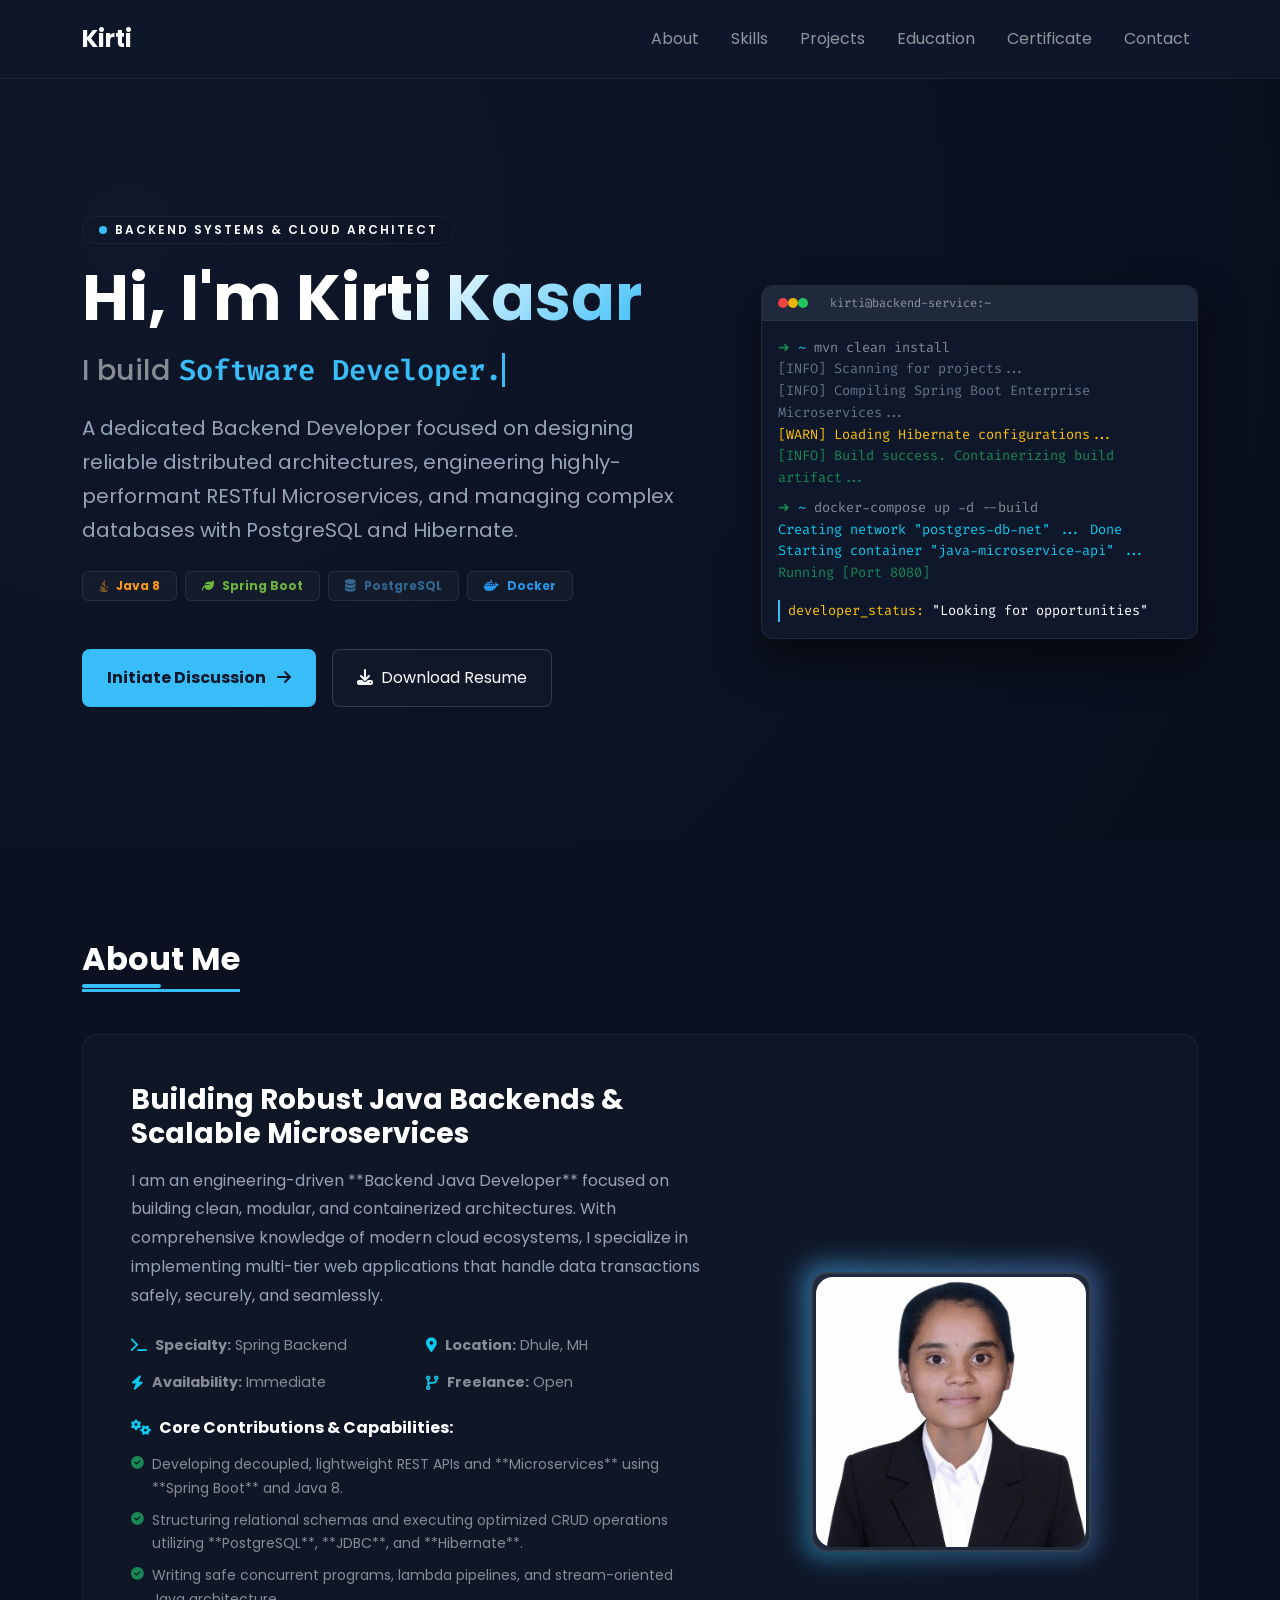
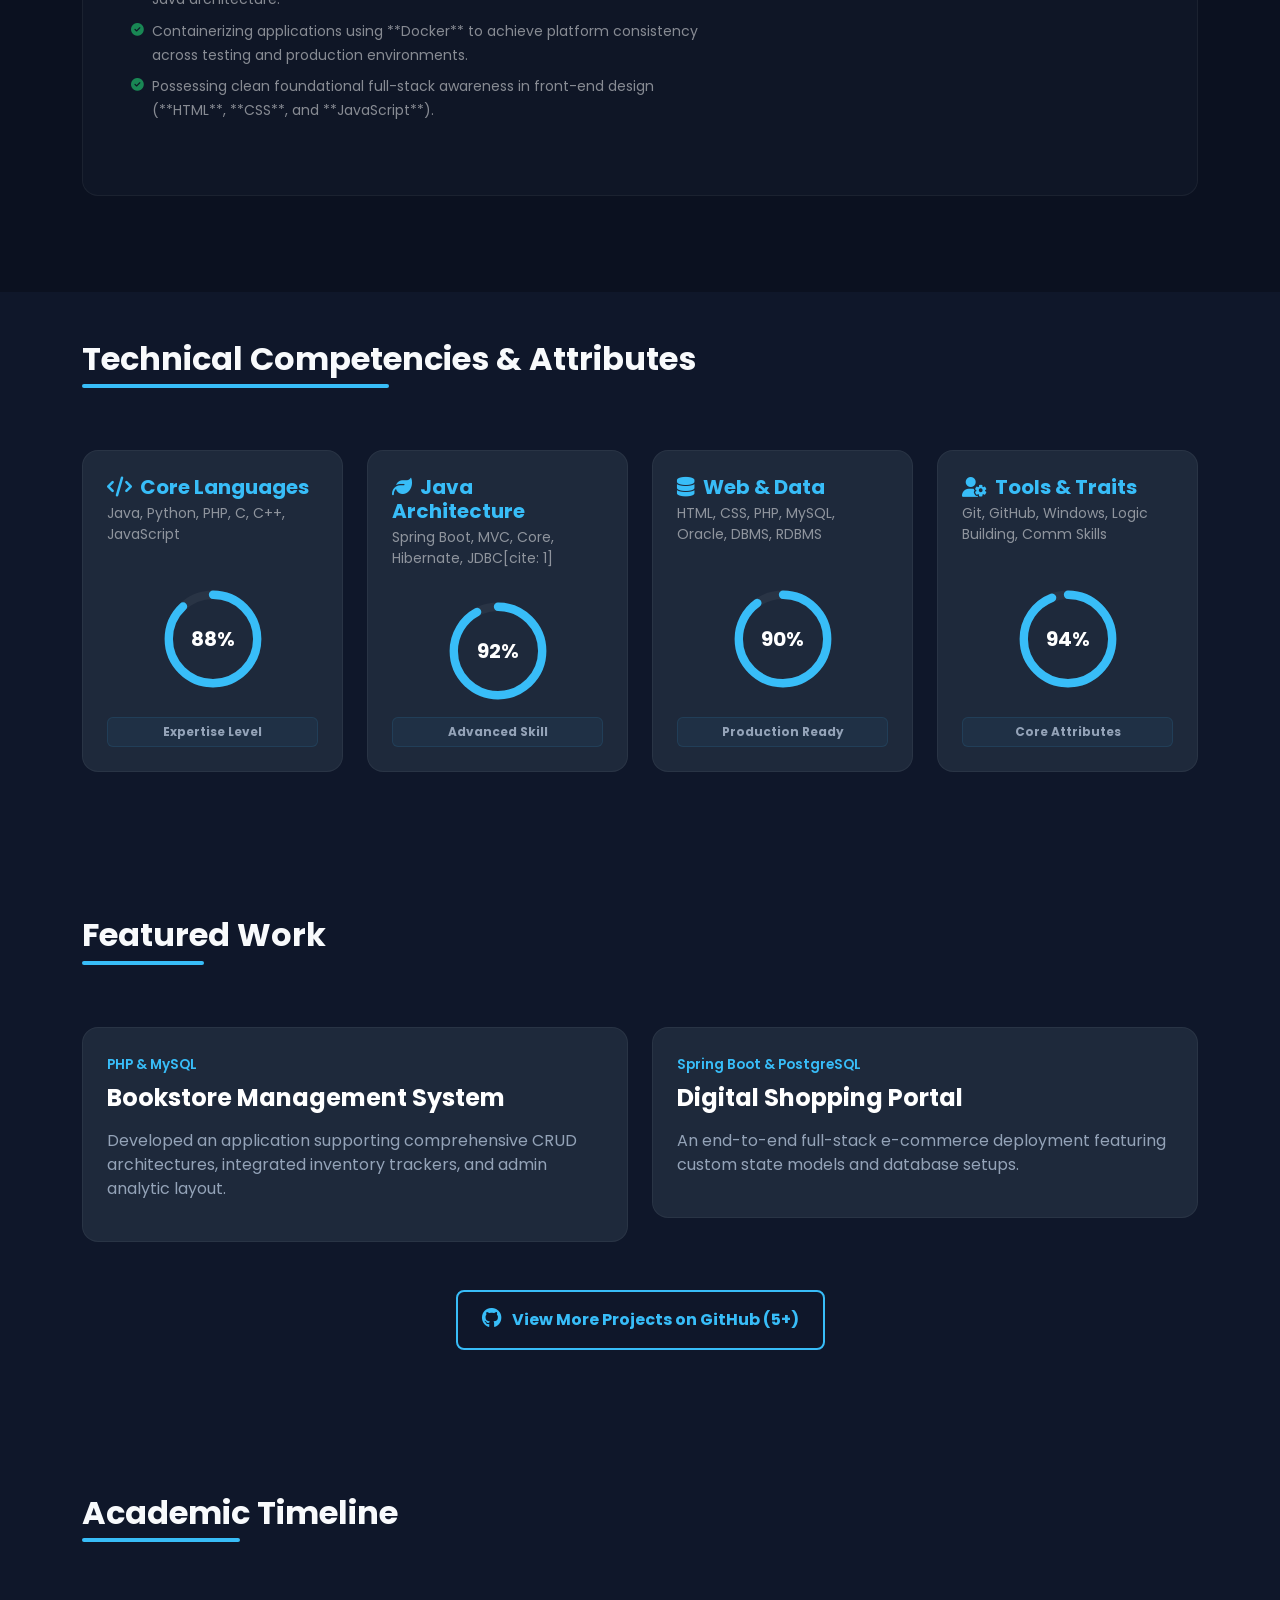
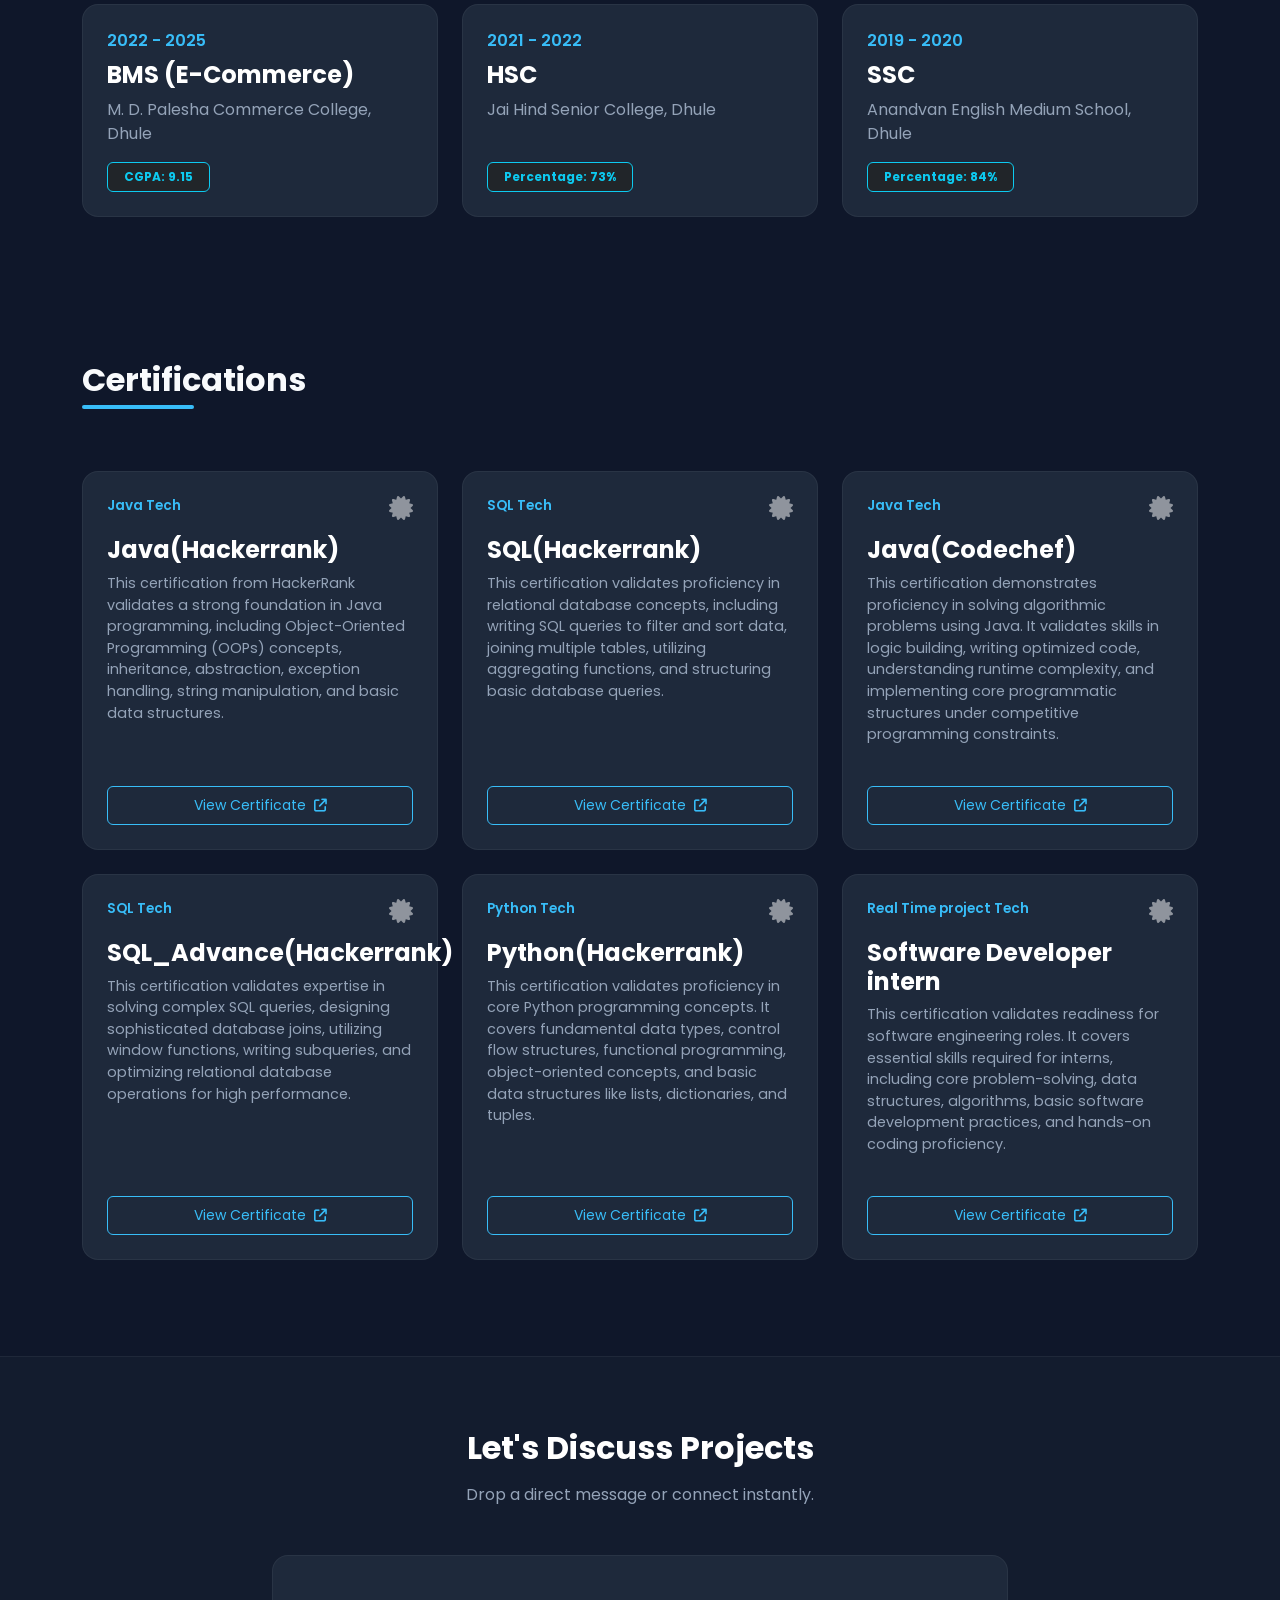
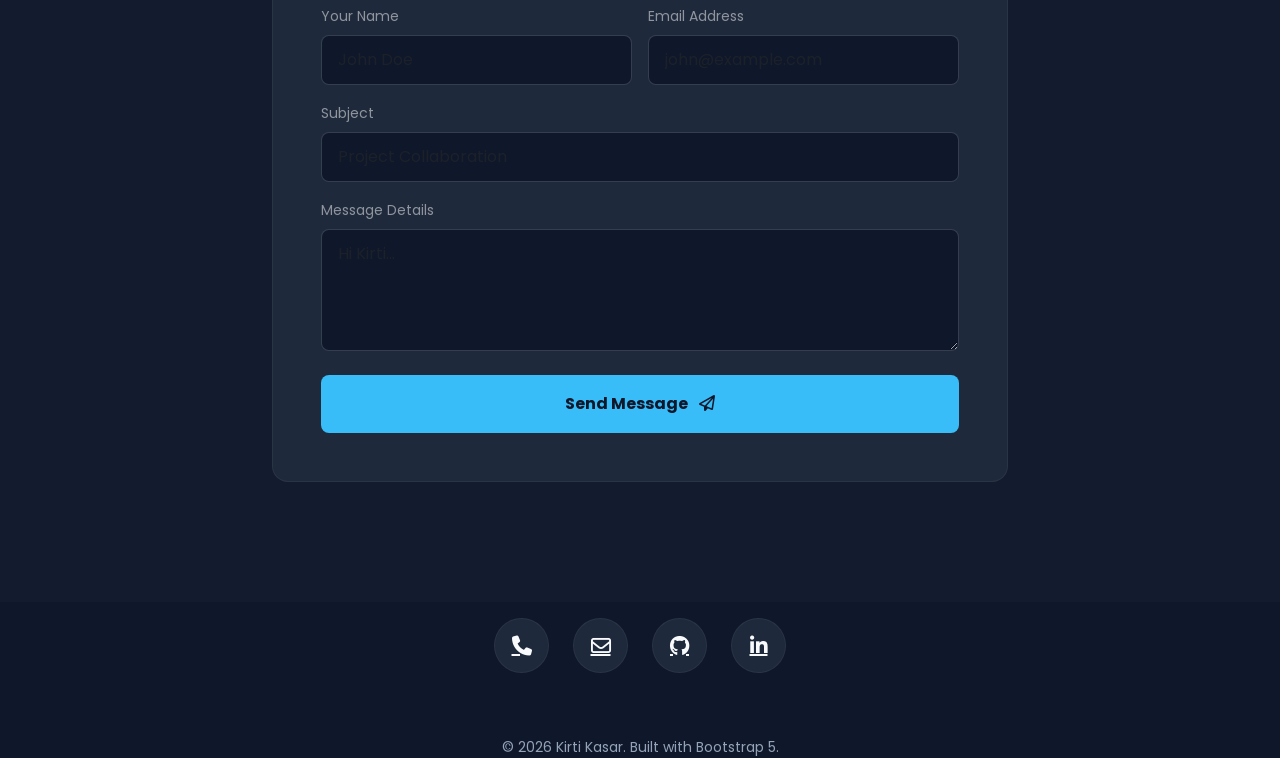
<file: index.html>
<!DOCTYPE html>
<html lang="en">
<head>
    <meta charset="UTF-8">
    <meta name="viewport" content="width=device-width, initial-scale=1.0">
    <title>Kirti Kasar | Portfolio</title>
    <!-- Bootstrap 5 CSS -->
    <link href="https://cdnjs.cloudflare.com/ajax/libs/bootstrap/5.3.2/css/bootstrap.min.css" rel="stylesheet">
    <!-- Font Awesome Icons -->
    <link href="https://cdnjs.cloudflare.com/ajax/libs/font-awesome/6.4.0/css/all.min.css" rel="stylesheet">
    <!-- Google Fonts -->
    <link href="https://fonts.googleapis.com/css2?family=Poppins:wght@300;400;500;600;700&family=Fira+Code:wght@400;500&display=swap" rel="stylesheet">
    
    <style>
        :root {
            --bg-dark: #0f172a;
            --bg-card: #1e293b;
            --accent-glow: #38bdf8;
            --text-main: #f8fafc;
            --text-muted: #94a3b8;
        }

        body {
            font-family: 'Poppins', sans-serif;
            background-color: var(--bg-dark);
            color: var(--text-main);
            scroll-behavior: smooth;
        }

        .navbar-custom {
            background-color: rgba(15, 23, 42, 0.9);
            backdrop-filter: blur(10px);
            border-bottom: 1px solid rgba(255, 255, 255, 0.05);
        }

        /* Hero Styling with Terminal Layout */
        .hero-section {
            min-height: 90vh;
            display: flex;
            align-items: center;
            background: radial-gradient(circle at 80% 20%, rgba(56, 189, 248, 0.08), transparent 50%);
        }

        .dynamic-text {
            color: var(--accent-glow);
            font-weight: 600;
            border-right: 3px solid var(--accent-glow);
            white-space: nowrap;
            animation: blink 0.75s step-end infinite;
        }

        /* Hero Live Terminal Animation */
        .hero-terminal {
            background-color: #020617;
            border: 1px solid rgba(56, 189, 248, 0.2);
            border-radius: 12px;
            font-family: 'Fira Code', monospace;
            font-size: 0.9rem;
            box-shadow: 0 20px 40px rgba(0, 0, 0, 0.4);
            overflow: hidden;
            text-align: left;
        }
        .terminal-header {
            background-color: #1e293b;
            padding: 10px 16px;
            display: flex;
            align-items: center;
            gap: 6px;
        }
        .terminal-dot {
            width: 12px;
            height: 12px;
            border-radius: 50%;
        }
        .terminal-body {
            padding: 20px;
            color: #34d399;
            min-height: 220px;
        }

        /* Profile Container (About Section) */
        .profile-image-container {
            position: relative;
            width: 280px;
            height: 280px;
            margin: 0 auto;
        }
        .profile-image-container::before {
            content: '';
            position: absolute;
            top: -8px;
            left: -8px;
            right: -8px;
            bottom: -8px;
            border-radius: 20px;
            background: linear-gradient(45deg, var(--accent-glow), #818cf8);
            z-index: 1;
            opacity: 0.3;
            filter: blur(10px);
        }
        .profile-img {
            width: 100%;
            height: 100%;
            object-fit: cover;
            border-radius: 20px;
            border: 3px solid var(--bg-card);
            position: relative;
            z-index: 2;
            animation: floatAnim 6s ease-in-out infinite;
        }

        .section-hdr {
            font-weight: 700;
            position: relative;
            display: inline-block;
            margin-bottom: 40px;
        }
        .section-hdr::after {
            content: '';
            position: absolute;
            width: 50%;
            height: 4px;
            background: var(--accent-glow);
            bottom: -10px;
            left: 0;
            border-radius: 2px;
        }

        .custom-badge {
            background: rgba(56, 189, 248, 0.1);
            border: 1px solid rgba(56, 189, 248, 0.2);
            color: var(--accent-glow);
            padding: 8px 16px;
            margin: 6px;
            border-radius: 30px;
            display: inline-block;
        }

        .ui-card {
            background-color: var(--bg-card);
            border: 1px solid rgba(255, 255, 255, 0.05);
            border-radius: 16px;
            transition: all 0.3s ease;
        }
        .ui-card:hover {
            transform: translateY(-5px);
            border-color: rgba(56, 189, 248, 0.3);
        }

        .social-circle {
            width: 55px;
            height: 55px;
            border-radius: 50%;
            background: var(--bg-card);
            display: inline-flex;
            align-items: center;
            justify-content: center;
            color: var(--text-main);
            border: 1px solid rgba(255, 255, 255, 0.05);
            transition: 0.3s ease;
        }
        .social-circle:hover {
            background: var(--accent-glow);
            color: var(--bg-dark);
            box-shadow: 0 0 20px rgba(56, 189, 248, 0.5);
            transform: translateY(-4px);
        }

        .form-control-custom {
            background-color: var(--bg-dark);
            border: 1px solid rgba(255, 255, 255, 0.1);
            color: var(--text-main) !important;
            padding: 12px 16px;
            border-radius: 8px;
        }
        .form-control-custom:focus {
            background-color: var(--bg-dark);
            border-color: var(--accent-glow);
            box-shadow: 0 0 10px rgba(56, 189, 248, 0.2);
            outline: none;
        }

        @keyframes blink {
            from, to { border-color: transparent }
            50% { border-color: var(--accent-glow); }
        }
        @keyframes floatAnim {
            0%, 100% { transform: translateY(0px); }
            50% { transform: translateY(-10px); }
        }
    </style>
</head>
<body>

 <nav class="navbar navbar-expand-lg navbar-dark navbar-custom sticky-top py-3">
        <div class="container">
            <a class="navbar-brand fw-bold fs-4" href="#">Kirti<span style="color: var(--accent-glow);"></span></a>
            <button class="navbar-toggler" type="button" data-bs-toggle="collapse" data-bs-target="#navbarNav">
                <span class="navbar-toggler-icon"></span>
            </button>
            <div class="collapse navbar-collapse" id="navbarNav">
                <ul class="navbar-nav ms-auto gap-3">
                    <li class="nav-item"><a class="nav-link" href="#about">About</a></li>
                    <li class="nav-item"><a class="nav-link" href="#skills">Skills</a></li>
                    <li class="nav-item"><a class="nav-link" href="#projects">Projects</a></li>
                    <li class="nav-item"><a class="nav-link" href="#education">Education</a></li>
                    <!-- दुरुस्त केलेली लिंक: #certifications -->
                    <li class="nav-item"><a class="nav-link" href="#certifications">Certificate</a></li>
                    <li class="nav-item"><a class="nav-link" href="#contact">Contact</a></li>
                </ul>
            </div>
        </div>
    </nav>

    <!-- Hero Section (Updated with Live Code Visual Mockup) -->
   <!-- Hero Section -->
    <section class="hero-section py-5" style="background: radial-gradient(circle at 10% 20%, rgba(15, 23, 42, 0.9) 0%, rgba(9, 15, 29, 1) 90%); min-height: 85vh; display: flex; align-items: center;">
        <div class="container">
            <div class="row align-items-center g-5">
                <!-- Left Side: Introduction & Bio -->
                <div class="col-lg-7 text-start">
                    <div class="d-inline-flex align-items-center gap-2 mb-3 px-3 py-1 rounded-pill" style="background: rgba(var(--accent-glow-rgb), 0.1); border: 1px solid rgba(255, 255, 255, 0.05);">
                        <span class="pulse-dot" style="width: 8px; height: 8px; background-color: var(--accent-glow); border-radius: 50%; display: inline-block;"></span>
                        <span class="text-uppercase tracking-widest text-white" style="font-size: 0.75rem; font-weight: 600; letter-spacing: 2px;">Backend Systems & Cloud Architect</span>
                    </div>
                    
                    <h1 class="display-3 fw-bold mb-3 text-white">Hi, I'm <span style="background: linear-gradient(135deg, #fff 30%, var(--accent-glow) 100%); -webkit-background-clip: text; -webkit-text-fill-color: transparent;">Kirti Kasar</span></h1>
                    <h2 class="h2 mb-4 d-flex align-items-center flex-wrap gap-2 text-white-50" style="font-size: 1.8rem;">
                        I build <span class="dynamic-text" id="typing-box" style="color: var(--accent-glow); font-family: 'Fira Code', monospace; font-weight: 600;"></span>
                    </h2>
                    
                    <p class="fs-5 mb-4" style="color: var(--text-muted); max-width: 620px; line-height: 1.7;">
                        A dedicated Backend Developer focused on designing reliable distributed architectures, engineering highly-performant RESTful Microservices, and managing complex databases with PostgreSQL and Hibernate.
                    </p>
                    
                    <!-- Core Tech Badges -->
                    <div class="mb-5 d-flex flex-wrap gap-2">
                        <span class="badge d-flex align-items-center gap-2 px-3 py-2" style="background-color: rgba(255, 255, 255, 0.03); border: 1px solid rgba(255, 255, 255, 0.08); border-radius: 6px; color: #f89820;">
                            <i class="fa-brands fa-java"></i> Java 8
                        </span>
                        <span class="badge d-flex align-items-center gap-2 px-3 py-2" style="background-color: rgba(255, 255, 255, 0.03); border: 1px solid rgba(255, 255, 255, 0.08); border-radius: 6px; color: #6db33f;">
                            <i class="fa-solid fa-leaf"></i> Spring Boot
                        </span>
                        <span class="badge d-flex align-items-center gap-2 px-3 py-2" style="background-color: rgba(255, 255, 255, 0.03); border: 1px solid rgba(255, 255, 255, 0.08); border-radius: 6px; color: #336791;">
                            <i class="fa-solid fa-database"></i> PostgreSQL
                        </span>
                        <span class="badge d-flex align-items-center gap-2 px-3 py-2" style="background-color: rgba(255, 255, 255, 0.03); border: 1px solid rgba(255, 255, 255, 0.08); border-radius: 6px; color: #2496ed;">
                            <i class="fa-brands fa-docker"></i> Docker
                        </span>
                    </div>

                    <div class="d-flex gap-3 flex-wrap">
                        <a href="#contact" class="btn px-4 py-3 fw-bold transition-all" style="background-color: var(--accent-glow); color: var(--bg-dark); border-radius: 8px; box-shadow: 0 4px 15px rgba(var(--accent-glow-rgb), 0.25);">
                            Initiate Discussion <i class="fa-solid fa-arrow-right ms-2"></i>
                        </a>
                        <a href="KirtiResume (2).pdf" download class="btn btn-outline-light px-4 py-3" style="border-radius: 8px; border: 1px solid rgba(255,255,255,0.15); background: rgba(255,255,255,0.02);">
                            <i class="fa-solid fa-download me-2"></i>Download Resume
                        </a>
                    </div>
                </div>

                <!-- Right Side: Interactive Shell Terminal Mockup -->
                <div class="col-lg-5">
                    <div class="hero-terminal" style="background: #0f172a; border: 1px solid rgba(255, 255, 255, 0.08); border-radius: 12px; box-shadow: 0 20px 40px rgba(0, 0, 0, 0.5); overflow: hidden; font-family: 'Fira Code', monospace; font-size: 0.85rem;">
                        <div class="terminal-header d-flex align-items-center px-3 py-2" style="background: #1e293b; border-bottom: 1px solid rgba(255, 255, 255, 0.05);">
                            <div class="d-flex gap-1.5 align-items-center me-3">
                                <span class="terminal-dot" style="background-color: #ef4444; width: 10px; height: 10px; border-radius: 50%; display: inline-block;"></span>
                                <span class="terminal-dot" style="background-color: #eab308; width: 10px; height: 10px; border-radius: 50%; display: inline-block;"></span>
                                <span class="terminal-dot" style="background-color: #22c55e; width: 10px; height: 10px; border-radius: 50%; display: inline-block;"></span>
                            </div>
                            <span class="text-white-50 small" style="font-size:0.75rem;">kirti@backend-service:~</span>
                        </div>
                        <div class="terminal-body p-3 text-start" style="line-height: 1.6;">
                            <p class="m-0 text-white-50"><span class="text-success">➜</span> <span class="text-info">~</span> mvn clean install</p>
                            <p class="m-0" style="color: #64748b;">[INFO] Scanning for projects...</p>
                            <p class="m-0" style="color: #64748b;">[INFO] Compiling Spring Boot Enterprise Microservices...</p>
                            <p class="m-0 text-warning">[WARN] Loading Hibernate configurations...</p>
                            <p class="m-0 text-success">[INFO] Build success. Containerizing build artifact...</p>
                            <p class="m-0 text-white-50 mt-2"><span class="text-success">➜</span> <span class="text-info">~</span> docker-compose up -d --build</p>
                            <p class="m-0 text-info">Creating network "postgres-db-net" ... Done</p>
                            <p class="m-0 text-info">Starting container "java-microservice-api" ... <span class="text-success">Running [Port 8080]</span></p>
                            <p class="m-0 text-white mt-3" style="border-left: 2px solid var(--accent-glow); padding-left: 8px;">
                                <span class="text-warning">developer_status:</span> "Looking for opportunities"
                            </p>
                        </div>
                    </div>
                </div>
            </div>
        </div>
    </section>

    <!-- About Section -->
    <section id="about" class="py-5" style="background-color: #0b1120;">
        <div class="container py-5">
            <h2 class="section-hdr mb-5 text-white fw-bold text-center text-lg-start" style="font-size: 2rem; position: relative;">
                <span style="border-bottom: 3px solid var(--accent-glow); padding-bottom: 8px;">About Me</span>
            </h2>
            <div class="ui-card p-4 p-md-5 mt-2" style="background: rgba(30, 41, 59, 0.25); border: 1px solid rgba(255, 255, 255, 0.05); border-radius: 16px;">
                <div class="row align-items-center g-5">
                    <!-- Left: Bio and Core Framework Highlights -->
                    <div class="col-lg-7 text-start">
                        <h3 class="fw-bold mb-3 text-white" style="font-size: 1.75rem;">Building Robust Java Backends & Scalable Microservices</h3>
                        <p class="fs-6 mb-4" style="color: var(--text-muted); line-height: 1.8;">
                            I am an engineering-driven **Backend Java Developer** focused on building clean, modular, and containerized architectures. With comprehensive knowledge of modern cloud ecosystems, I specialize in implementing multi-tier web applications that handle data transactions safely, securely, and seamlessly. 
                        </p>
                        
                        <!-- Mini Details Grid -->
                        <div class="row g-3 mb-4 text-white-50" style="font-size: 0.9rem;">
                            <div class="col-6 d-flex align-items-center"><i class="fa-solid fa-terminal text-info me-2"></i><strong>Specialty:</strong>&nbsp;Spring Backend</div>
                            <div class="col-6 d-flex align-items-center"><i class="fa-solid fa-location-dot text-info me-2"></i><strong>Location:</strong>&nbsp;Dhule, MH</div>
                            <div class="col-6 d-flex align-items-center"><i class="fa-solid fa-bolt text-info me-2"></i><strong>Availability:</strong>&nbsp;Immediate</div>
                            <div class="col-6 d-flex align-items-center"><i class="fa-solid fa-code-branch text-info me-2"></i><strong>Freelance:</strong>&nbsp;Open</div>
                        </div>

                        <!-- Technical Pillars -->
                        <div class="mb-4">
                            <h6 class="text-white fw-bold mb-3"><i class="fa-solid fa-gears text-info me-2"></i>Core Contributions & Capabilities:</h6>
                            <ul class="text-white-50 small d-flex flex-column gap-2" style="list-style: none; padding-left: 0; line-height: 1.7;">
                                <li class="d-flex align-items-start gap-2">
                                    <i class="fa-solid fa-circle-check text-success mt-1" style="font-size: 0.8rem;"></i>
                                    <span>Developing decoupled, lightweight REST APIs and **Microservices** using **Spring Boot** and Java 8.</span>
                                </li>
                                <li class="d-flex align-items-start gap-2">
                                    <i class="fa-solid fa-circle-check text-success mt-1" style="font-size: 0.8rem;"></i>
                                    <span>Structuring relational schemas and executing optimized CRUD operations utilizing **PostgreSQL**, **JDBC**, and **Hibernate**.</span>
                                </li>
                                <li class="d-flex align-items-start gap-2">
                                    <i class="fa-solid fa-circle-check text-success mt-1" style="font-size: 0.8rem;"></i>
                                    <span>Writing safe concurrent programs, lambda pipelines, and stream-oriented Java architecture.</span>
                                </li>
                                <li class="d-flex align-items-start gap-2">
                                    <i class="fa-solid fa-circle-check text-success mt-1" style="font-size: 0.8rem;"></i>
                                    <span>Containerizing applications using **Docker** to achieve platform consistency across testing and production environments.</span>
                                </li>
                                <li class="d-flex align-items-start gap-2">
                                    <i class="fa-solid fa-circle-check text-success mt-1" style="font-size: 0.8rem;"></i>
                                    <span>Possessing clean foundational full-stack awareness in front-end design (**HTML**, **CSS**, and **JavaScript**).</span>
                                </li>
                            </ul>
                        </div>
                    </div>
                    
                    <!-- Right: Aesthetic Profile Photo Container -->
                    <div class="col-lg-5 text-center">
                        <div class="profile-image-container position-relative d-inline-block">
                            <!-- Outer Glowing Border -->
                            <div class="position-absolute" style="top: -10px; left: -10px; right: -10px; bottom: -10px; background: linear-gradient(135deg, var(--accent-glow), transparent); border-radius: 20px; z-index: 1; filter: blur(15px); opacity: 0.3;"></div>
                            
                            <!-- Main Image Wrapper -->
                            <div class="position-relative" style="border-radius: 16px; overflow: hidden; border: 2px solid rgba(255, 255, 255, 0.1); z-index: 2; background-color: #1e293b;">
                                <img src="ChatGPT Image May 4, 2026, 05_03_59 PM.png" alt="Kirti Kasar" class="profile-img img-fluid" style="object-fit: cover; transition: transform 0.5s ease;" onerror="this.src='https://images.unsplash.com/photo-1573496359142-b8d87734a5a2?auto=format&fit=crop&q=80&w=400'">
                            </div>
                        </div>
                    </div>
                </div>
            </div>
        </div>
    </section>




<!-- Technical & Professional Skills Section with Single Circle Per Block -->
    <section id="skills" class="py-5">
        <div class="container">
            <h2 class="section-hdr">Technical Competencies & Attributes</h2>
            
            <div class="row g-4 mt-2 text-start">
                
                <!-- Block 1: Programming Languages -->
                <div class="col-md-6 col-lg-3">
                    <div class="ui-card p-4 h-100 d-flex flex-column align-items-center text-center justify-content-between">
                        <div class="w-100 text-start mb-3">
                            <h5 class="fw-bold m-0" style="color: var(--accent-glow);"><i class="fa-solid fa-code me-2"></i>Core Languages</h5>
                            <p class="small text-white-50 mt-1 mb-0">Java, Python, PHP, C, C++, JavaScript</p>
                        </div>
                        
                        <!-- Single Master Circle (88%) -->
                        <div class="position-relative my-3" style="width: 100px; height: 100px;">
                            <svg viewBox="0 0 36 36" class="w-100 h-100">
                                <path style="stroke: rgba(255,255,255,0.05); stroke-width: 3; fill: none;" d="M18 2.0845 a 15.9155 15.9155 0 0 1 0 31.831 a 15.9155 15.9155 0 0 1 0 -31.831"/>
                                <path style="stroke: var(--accent-glow); stroke-width: 3; stroke-linecap: round; fill: none; stroke-dasharray: 88, 100;" d="M18 2.0845 a 15.9155 15.9155 0 0 1 0 31.831 a 15.9155 15.9155 0 0 1 0 -31.831"/>
                            </svg>
                            <div class="position-absolute top-50 start-50 translate-middle fs-5 fw-bold text-white">88%</div>
                        </div>
                        
                        <span class="badge w-100 py-2" style="background: rgba(56, 189, 248, 0.05); border: 1px solid rgba(56, 189, 248, 0.1); color: var(--text-muted);">Expertise Level</span>
                    </div>
                </div>

                <!-- Block 2: Java Technologies -->
                <div class="col-md-6 col-lg-3">
                    <div class="ui-card p-4 h-100 d-flex flex-column align-items-center text-center justify-content-between">
                        <div class="w-100 text-start mb-3">
                            <h5 class="fw-bold m-0" style="color: var(--accent-glow);"><i class="fa-solid fa-leaf me-2"></i>Java Architecture</h5>
                            <p class="small text-white-50 mt-1 mb-0">Spring Boot, MVC, Core, Hibernate, JDBC[cite: 1]</p>
                        </div>
                        
                        <!-- Single Master Circle (92%) -->
                        <div class="position-relative my-3" style="width: 100px; height: 100px;">
                            <svg viewBox="0 0 36 36" class="w-100 h-100">
                                <path style="stroke: rgba(255,255,255,0.05); stroke-width: 3; fill: none;" d="M18 2.0845 a 15.9155 15.9155 0 0 1 0 31.831 a 15.9155 15.9155 0 0 1 0 -31.831"/>
                                <path style="stroke: var(--accent-glow); stroke-width: 3; stroke-linecap: round; fill: none; stroke-dasharray: 92, 100;" d="M18 2.0845 a 15.9155 15.9155 0 0 1 0 31.831 a 15.9155 15.9155 0 0 1 0 -31.831"/>
                            </svg>
                            <div class="position-absolute top-50 start-50 translate-middle fs-5 fw-bold text-white">92%</div>
                        </div>
                        
                        <span class="badge w-100 py-2" style="background: rgba(56, 189, 248, 0.05); border: 1px solid rgba(56, 189, 248, 0.1); color: var(--text-muted);">Advanced Skill</span>
                    </div>
                </div>

                <!-- Block 3: Web & Databases -->
                <div class="col-md-6 col-lg-3">
                    <div class="ui-card p-4 h-100 d-flex flex-column align-items-center text-center justify-content-between">
                        <div class="w-100 text-start mb-3">
                            <h5 class="fw-bold m-0" style="color: var(--accent-glow);"><i class="fa-solid fa-database me-2"></i>Web & Data</h5>
                            <p class="small text-white-50 mt-1 mb-0">HTML, CSS, PHP, MySQL, Oracle, DBMS, RDBMS</p>
                        </div>
                        
                        <!-- Single Master Circle (90%) -->
                        <div class="position-relative my-3" style="width: 100px; height: 100px;">
                            <svg viewBox="0 0 36 36" class="w-100 h-100">
                                <path style="stroke: rgba(255,255,255,0.05); stroke-width: 3; fill: none;" d="M18 2.0845 a 15.9155 15.9155 0 0 1 0 31.831 a 15.9155 15.9155 0 0 1 0 -31.831"/>
                                <path style="stroke: var(--accent-glow); stroke-width: 3; stroke-linecap: round; fill: none; stroke-dasharray: 90, 100;" d="M18 2.0845 a 15.9155 15.9155 0 0 1 0 31.831 a 15.9155 15.9155 0 0 1 0 -31.831"/>
                            </svg>
                            <div class="position-absolute top-50 start-50 translate-middle fs-5 fw-bold text-white">90%</div>
                        </div>
                        
                        <span class="badge w-100 py-2" style="background: rgba(56, 189, 248, 0.05); border: 1px solid rgba(56, 189, 248, 0.1); color: var(--text-muted);">Production Ready</span>
                    </div>
                </div>

                <!-- Block 4: Version Control & Attributes -->
                <div class="col-md-6 col-lg-3">
                    <div class="ui-card p-4 h-100 d-flex flex-column align-items-center text-center justify-content-between">
                        <div class="w-100 text-start mb-3">
                            <h5 class="fw-bold m-0" style="color: var(--accent-glow);"><i class="fa-solid fa-user-gear me-2"></i>Tools & Traits</h5>
                            <p class="small text-white-50 mt-1 mb-0">Git, GitHub, Windows, Logic Building, Comm Skills</p>
                        </div>
                        
                        <!-- Single Master Circle (94%) -->
                        <div class="position-relative my-3" style="width: 100px; height: 100px;">
                            <svg viewBox="0 0 36 36" class="w-100 h-100">
                                <path style="stroke: rgba(255,255,255,0.05); stroke-width: 3; fill: none;" d="M18 2.0845 a 15.9155 15.9155 0 0 1 0 31.831 a 15.9155 15.9155 0 0 1 0 -31.831"/>
                                <path style="stroke: var(--accent-glow); stroke-width: 3; stroke-linecap: round; fill: none; stroke-dasharray: 94, 100;" d="M18 2.0845 a 15.9155 15.9155 0 0 1 0 31.831 a 15.9155 15.9155 0 0 1 0 -31.831"/>
                            </svg>
                            <div class="position-absolute top-50 start-50 translate-middle fs-5 fw-bold text-white">94%</div>
                        </div>
                        
                        <span class="badge w-100 py-2" style="background: rgba(56, 189, 248, 0.05); border: 1px solid rgba(56, 189, 248, 0.1); color: var(--text-muted);">Core Attributes</span>
                    </div>
                </div>

            </div>
        </div>
    </section>

    <!-- Projects Section -->
    <section id="projects" class="py-5 my-5">
        <div class="container">
            <h2 class="section-hdr">Featured Work</h2>
            <div class="row g-4 mt-2 text-start">
                <div class="col-md-6">
                    <div class="ui-card p-4">
                        <span style="color: var(--accent-glow); font-size: 0.85rem; font-weight: 600;">PHP & MySQL</span>
                        <h4 class="fw-bold text-white mt-2 mb-3">Bookstore Management System</h4>
                        <p style="color: var(--text-muted);">Developed an application supporting comprehensive CRUD architectures, integrated inventory trackers, and admin analytic layout.</p>
                    </div>
                </div>
                <div class="col-md-6">
                    <div class="ui-card p-4">
                        <span style="color: var(--accent-glow); font-size: 0.85rem; font-weight: 600;">Spring Boot & PostgreSQL</span>
                        <h4 class="fw-bold text-white mt-2 mb-3">Digital Shopping Portal</h4>
                        <p style="color: var(--text-muted);">An end-to-end full-stack e-commerce deployment featuring custom state models and database setups.</p>
                    </div>
                </div>
            </div>
            
            <div class="text-center mt-5">
                <a href="https://github.com/kasarkirti14-blip" target="_blank" class="btn px-4 py-3 fw-bold" style="background-color: transparent; color: var(--accent-glow); border: 2px solid var(--accent-glow); border-radius: 8px;">
                    <i class="fa-brands fa-github me-2 fs-5"></i> View More Projects on GitHub (5+)
                </a>
            </div>
        </div>
    </section>

    <!-- Academic Timeline -->
    <section id="education" class="py-5">
        <div class="container">
            <h2 class="section-hdr">Academic Timeline</h2>
            <div class="row g-4 mt-2 text-start">
                <div class="col-md-4">
                    <div class="ui-card p-4">
                        <span style="color: var(--accent-glow); font-weight: 600;">2022 - 2025</span>
                        <h4 class="fw-bold mt-2 text-white">BMS (E-Commerce)</h4>
                        <p class="mb-3" style="color: var(--text-muted); min-height: 48px;">M. D. Palesha Commerce College, Dhule</p>
                        <div class="badge bg-dark text-info border border-info px-3 py-2">CGPA: 9.15</div>
                    </div>
                </div>
                <div class="col-md-4">
                    <div class="ui-card p-4">
                        <span style="color: var(--accent-glow); font-weight: 600;">2021 - 2022</span>
                        <h4 class="fw-bold mt-2 text-white">HSC</h4>
                        <p class="mb-3" style="color: var(--text-muted); min-height: 48px;">Jai Hind Senior College, Dhule</p>
                        <div class="badge bg-dark text-info border border-info px-3 py-2">Percentage: 73%</div>
                    </div>
                </div>
                <div class="col-md-4">
                    <div class="ui-card p-4">
                        <span style="color: var(--accent-glow); font-weight: 600;">2019 - 2020</span>
                        <h4 class="fw-bold mt-2 text-white">SSC</h4>
                        <p class="mb-3" style="color: var(--text-muted); min-height: 48px;">Anandvan English Medium School, Dhule</p>
                        <div class="badge bg-dark text-info border border-info px-3 py-2">Percentage: 84%</div>
                    </div>
                </div>
            </div>
        </div>
    </section>
    <!-- Certifications Section -->
    <section id="certifications" class="py-5 my-5">
        <div class="container">
            <h2 class="section-hdr">Certifications</h2>
            <div class="row g-4 mt-2 text-start">
                
                <!-- Certificate 1 -->
                <div class="col-md-6 col-lg-4">
                    <div class="ui-card p-4 h-100 d-flex flex-column justify-content-between">
                        <div>
                            <div class="d-flex justify-content-between align-items-start mb-3">
                                <span style="color: var(--accent-glow); font-size: 0.85rem; font-weight: 600;">Java Tech</span>
                                <i class="fa-solid fa-certificate text-white-50 fs-4"></i>
                            </div>
                            <h4 class="fw-bold text-white mb-2">Java(Hackerrank)</h4>
                            <p style="color: var(--text-muted); font-size: 0.9rem;">This certification from HackerRank validates a strong foundation in Java programming, including Object-Oriented Programming (OOPs) concepts, inheritance, abstraction, exception handling, string manipulation, and basic data structures.
                            </p></p>
                        </div>
                        <div class="mt-4">
                            <!-- 'your-certificate-link-here' च्या जागी तुमच्या सर्टिफिकेटची Google Drive किंवा GitHub लिंक टाका -->
                            <a href="https://drive.google.com/file/d/1Brq22ckTUF6-JETzvDGUYus8XAyxvPjA/view?usp=drivesdk" target="_blank" class="btn btn-sm w-100 py-2" style="background-color: transparent; color: var(--accent-glow); border: 1px solid var(--accent-glow); border-radius: 6px; transition: 0.3s;">
                                View Certificate <i class="fa-solid fa-arrow-up-right-from-square ms-1" style="font-size: 0.8rem;"></i>
                            </a>
                        </div>
                    </div>
                </div>

                <!-- Certificate 2 -->
                <div class="col-md-6 col-lg-4">
                    <div class="ui-card p-4 h-100 d-flex flex-column justify-content-between">
                        <div>
                            <div class="d-flex justify-content-between align-items-start mb-3">
                                <span style="color: var(--accent-glow); font-size: 0.85rem; font-weight: 600;">SQL Tech</span>
                                <i class="fa-solid fa-certificate text-white-50 fs-4"></i>
                            </div>
                            <h4 class="fw-bold text-white mb-2">SQL(Hackerrank)</h4>
                            <p style="color: var(--text-muted); font-size: 0.9rem;">This certification validates proficiency in relational database concepts, including writing SQL queries to filter and sort data, joining multiple tables, utilizing aggregating functions, and structuring basic database queries.
                            </p></p>
                        </div>
                        <div class="mt-4">
                            <a href="https://drive.google.com/file/d/1Qe-i8m6cRyRIGyV7yOpxNqoGYDol18jv/view?usp=drivesdk" target="_blank" class="btn btn-sm w-100 py-2" style="background-color: transparent; color: var(--accent-glow); border: 1px solid var(--accent-glow); border-radius: 6px; transition: 0.3s;">
                                View Certificate <i class="fa-solid fa-arrow-up-right-from-square ms-1" style="font-size: 0.8rem;"></i>
                            </a>
                        </div>
                    </div>
                </div>
                 <!-- Certificate 3 -->
                <div class="col-md-6 col-lg-4">
                    <div class="ui-card p-4 h-100 d-flex flex-column justify-content-between">
                        <div>
                            <div class="d-flex justify-content-between align-items-start mb-3">
                                <span style="color: var(--accent-glow); font-size: 0.85rem; font-weight: 600;">Java Tech</span>
                                <i class="fa-solid fa-certificate text-white-50 fs-4"></i>
                            </div>
                            <h4 class="fw-bold text-white mb-2">Java(Codechef)</h4>
                            <p style="color: var(--text-muted); font-size: 0.9rem;">This certification demonstrates proficiency in solving algorithmic problems using Java. It validates skills in logic building, writing optimized code, understanding runtime complexity, and implementing core programmatic structures under competitive programming constraints.</p>
                        </div>
                        <div class="mt-4">
                            <a href="https://drive.google.com/file/d/1EsqmUhJsxBts7rW_SHko8dPVRj5mqXkF/view?usp=drivesdk" target="_blank" class="btn btn-sm w-100 py-2" style="background-color: transparent; color: var(--accent-glow); border: 1px solid var(--accent-glow); border-radius: 6px; transition: 0.3s;">
                                View Certificate <i class="fa-solid fa-arrow-up-right-from-square ms-1" style="font-size: 0.8rem;"></i>
                            </a>
                        </div>
                    </div>
                </div>
                           <!-- Certificate 4 -->
                <div class="col-md-6 col-lg-4">
                    <div class="ui-card p-4 h-100 d-flex flex-column justify-content-between">
                        <div>
                            <div class="d-flex justify-content-between align-items-start mb-3">
                                <span style="color: var(--accent-glow); font-size: 0.85rem; font-weight: 600;">SQL Tech</span>
                                <i class="fa-solid fa-certificate text-white-50 fs-4"></i>
                            </div>
                            <h4 class="fw-bold text-white mb-2">SQL_Advance(Hackerrank)</h4>
                            <p style="color: var(--text-muted); font-size: 0.9rem;">This certification validates expertise in solving complex SQL queries, designing sophisticated database joins, utilizing window functions, writing subqueries, and optimizing relational database operations for high performance.
                            </p></p>
                        </div>
                        <div class="mt-4">
                            <a href="https://drive.google.com/file/d/1SUJNWAPejzbPbb45z_kET6v_gwSSVfuf/view?usp=drivesdk" target="_blank" class="btn btn-sm w-100 py-2" style="background-color: transparent; color: var(--accent-glow); border: 1px solid var(--accent-glow); border-radius: 6px; transition: 0.3s;">
                                View Certificate <i class="fa-solid fa-arrow-up-right-from-square ms-1" style="font-size: 0.8rem;"></i>
                            </a>
                        </div>
                    </div>
                </div>
                           <!-- Certificate 5 -->
                <div class="col-md-6 col-lg-4">
                    <div class="ui-card p-4 h-100 d-flex flex-column justify-content-between">
                        <div>
                            <div class="d-flex justify-content-between align-items-start mb-3">
                                <span style="color: var(--accent-glow); font-size: 0.85rem; font-weight: 600;">Python Tech</span>
                                <i class="fa-solid fa-certificate text-white-50 fs-4"></i>
                            </div>
                            <h4 class="fw-bold text-white mb-2">Python(Hackerrank)</h4>
                            <p style="color: var(--text-muted); font-size: 0.9rem;">This certification validates proficiency in core Python programming concepts. It covers fundamental data types, control flow structures, functional programming, object-oriented concepts, and basic data structures like lists, dictionaries, and tuples.</p>
                        </div>
                        <div class="mt-4">
                            <a href="https://drive.google.com/file/d/1iLWz83ASGqhUIPA1CUjb7g7-vmFWwmGv/view?usp=drivesdk" target="_blank" class="btn btn-sm w-100 py-2" style="background-color: transparent; color: var(--accent-glow); border: 1px solid var(--accent-glow); border-radius: 6px; transition: 0.3s;">
                                View Certificate <i class="fa-solid fa-arrow-up-right-from-square ms-1" style="font-size: 0.8rem;"></i>
                            </a>
                        </div>
                    </div>
                </div>
                              <!-- Certificate 6 -->
                <div class="col-md-6 col-lg-4">
                    <div class="ui-card p-4 h-100 d-flex flex-column justify-content-between">
                        <div>
                            <div class="d-flex justify-content-between align-items-start mb-3">
                                <span style="color: var(--accent-glow); font-size: 0.85rem; font-weight: 600;">Real Time project Tech</span>
                                <i class="fa-solid fa-certificate text-white-50 fs-4"></i>
                            </div>
                            <h4 class="fw-bold text-white mb-2">Software Developer intern</h4>
                            <p style="color: var(--text-muted); font-size: 0.9rem;">This certification validates readiness for software engineering roles. It covers essential skills required for interns, including core problem-solving, data structures, algorithms, basic software development practices, and hands-on coding proficiency.
                         
                        </div>
                        <div class="mt-4">
                            <a href="https://drive.google.com/file/d/10QojYDvnFwl21AozvdyzDyyI0x4YoHSd/view?usp=drivesdk" target="_blank" class="btn btn-sm w-100 py-2" style="background-color: transparent; color: var(--accent-glow); border: 1px solid var(--accent-glow); border-radius: 6px; transition: 0.3s;">
                                View Certificate <i class="fa-solid fa-arrow-up-right-from-square ms-1" style="font-size: 0.8rem;"></i>
                            </a>
                        </div>
                    </div>
                </div>



            </div>
        </div>
    </section>

<!-- Contact Section -->
    <section id="contact" class="py-5 mt-5" style="background-color: rgba(30, 41, 59, 0.3); border-top: 1px solid rgba(255, 255, 255, 0.05);">
        <div class="container py-4">
            <div class="row justify-content-center text-center">
                <div class="col-lg-8">
                    <h2 class="fw-bold mb-3 text-white">Let's Discuss Projects</h2>
                    <p class="mb-5 mx-auto" style="color: var(--text-muted); max-width: 550px;">Drop a direct message or connect instantly.</p>
                    
                    <!-- ========================================== -->
                    <!-- हा तो फॉर्म कोड आहे जो तुम्हाला पेस्ट करायचा आहे -->
                    <!-- ========================================== -->
                    <div class="p-4 p-md-5 mb-5 text-start" style="background-color: var(--bg-card); border-radius: 16px; border: 1px solid rgba(255, 255, 255, 0.05);">
                        <form action="https://formsubmit.co/kasarkirti14@gmail.com" method="POST">
                            <input type="hidden" name="_next" value="https://formsubmit.co/thanks">
                            <input type="text" name="_honey" style="display:none">
                            <input type="hidden" name="_template" value="table">

                            <div class="row g-3">
                                <div class="col-md-6">
                                    <label class="form-label small text-white-50">Your Name</label>
                                    <input type="text" name="name" class="form-control form-control-custom" placeholder="John Doe" required>
                                </div>
                                <div class="col-md-6">
                                    <label class="form-label small text-white-50">Email Address</label>
                                    <input type="email" name="email" class="form-control form-control-custom" placeholder="john@example.com" required>
                                </div>
                                <div class="col-12">
                                    <label class="form-label small text-white-50">Subject</label>
                                    <input type="text" name="subject" class="form-control form-control-custom" placeholder="Project Collaboration" required>
                                </div>
                                <div class="col-12">
                                    <label class="form-label small text-white-50">Message Details</label>
                                    <textarea name="message" class="form-control form-control-custom" rows="4" placeholder="Hi Kirti..." required></textarea>
                                </div>
                                <div class="col-12 mt-4">
                                    <button type="submit" class="btn w-100 py-3 fw-bold" style="background-color: var(--accent-glow); color: var(--bg-dark); border-radius: 8px;">
                                        Send Message <i class="fa-regular fa-paper-plane ms-2"></i>
                                    </button>
                                </div>
                            </div>
                        </form>
                    </div>
                    <!-- ========================================== -->

                </div>
            </div>
        </div>
    </section>
                    <!-- Centered Footer Navigation Social Circles -->
                    <div class="d-flex justify-content-center align-items-center gap-4 py-3 flex-wrap">
                        <a href="tel:7720012161" class="social-circle" title="Call Me"><i class="fa-solid fa-phone fs-5"></i></a>
                        <a href="mailto:kasarkirti14@gmail.com" class="social-circle" title="Email Me"><i class="fa-regular fa-envelope fs-5"></i></a>
                        <a href="https://github.com/kasarkirti14-blip" target="_blank" class="social-circle" title="GitHub Profile"><i class="fa-brands fa-github fs-5"></i></a>
                        <a href="https://www.linkedin.com/in/kirti-kasar-bb7525291" target="_blank" class="social-circle" title="LinkedIn Profile"><i class="fa-brands fa-linkedin-in fs-5"></i></a>
                    </div>

                </div>
            </div>
            <p class="small text-center mt-5 mb-0" style="color: var(--text-muted);">&copy; 2026 Kirti Kasar. Built with Bootstrap 5.</p>
        </div>
    </section>

    <!-- Bootstrap 5 JS Bundle -->
    <script src="https://cdnjs.cloudflare.com/ajax/libs/bootstrap/5.3.2/js/bootstrap.bundle.min.js"></script>
    
    <!-- Typing Script -->
    <script>
        const words = ["Software Developer.", "Backend Developer.", "Full Stack Developer."];
        let i = 0;
        let timer;

        function typingEffect() {
            let word = words[i].split("");
            var loopTyping = function() {
                if (word.length > 0) {
                    document.getElementById('typing-box').innerHTML += word.shift();
                } else {
                    setTimeout(deletingEffect, 2000);
                    return false;
                }
                timer = setTimeout(loopTyping, 100);
            };
            loopTyping();
        }

        function deletingEffect() {
            let word = words[i].split("");
            var loopDeleting = function() {
                if (word.length > 0) {
                    word.pop();
                    document.getElementById('typing-box').innerHTML = word.join("");
                } else {
                    if (words.length > (i + 1)) {
                        i++;
                    } else {
                        i = 0;
                    }
                    setTimeout(typingEffect, 500);
                    return false;
                }
                timer = setTimeout(loopDeleting, 60);
            };
            loopDeleting();
        }

        typingEffect();
    </script>
</body>
</html>
</file>
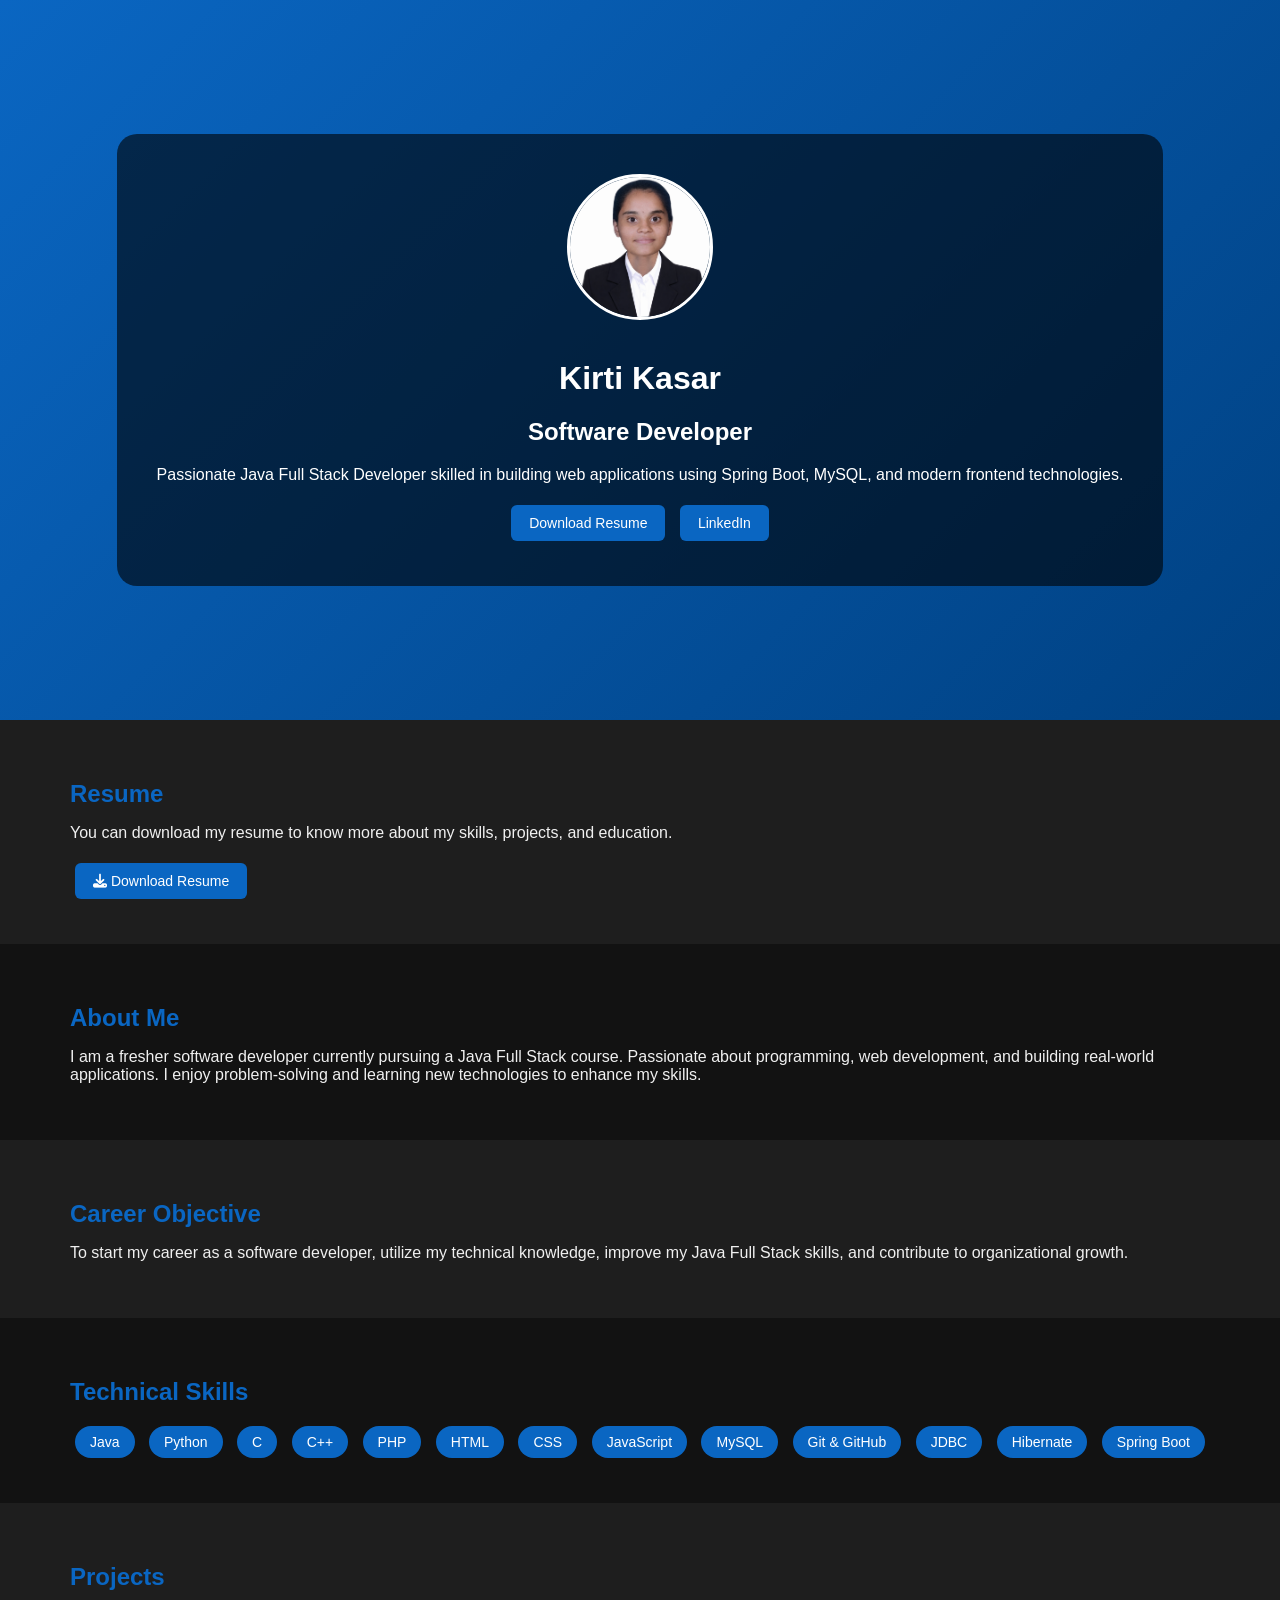
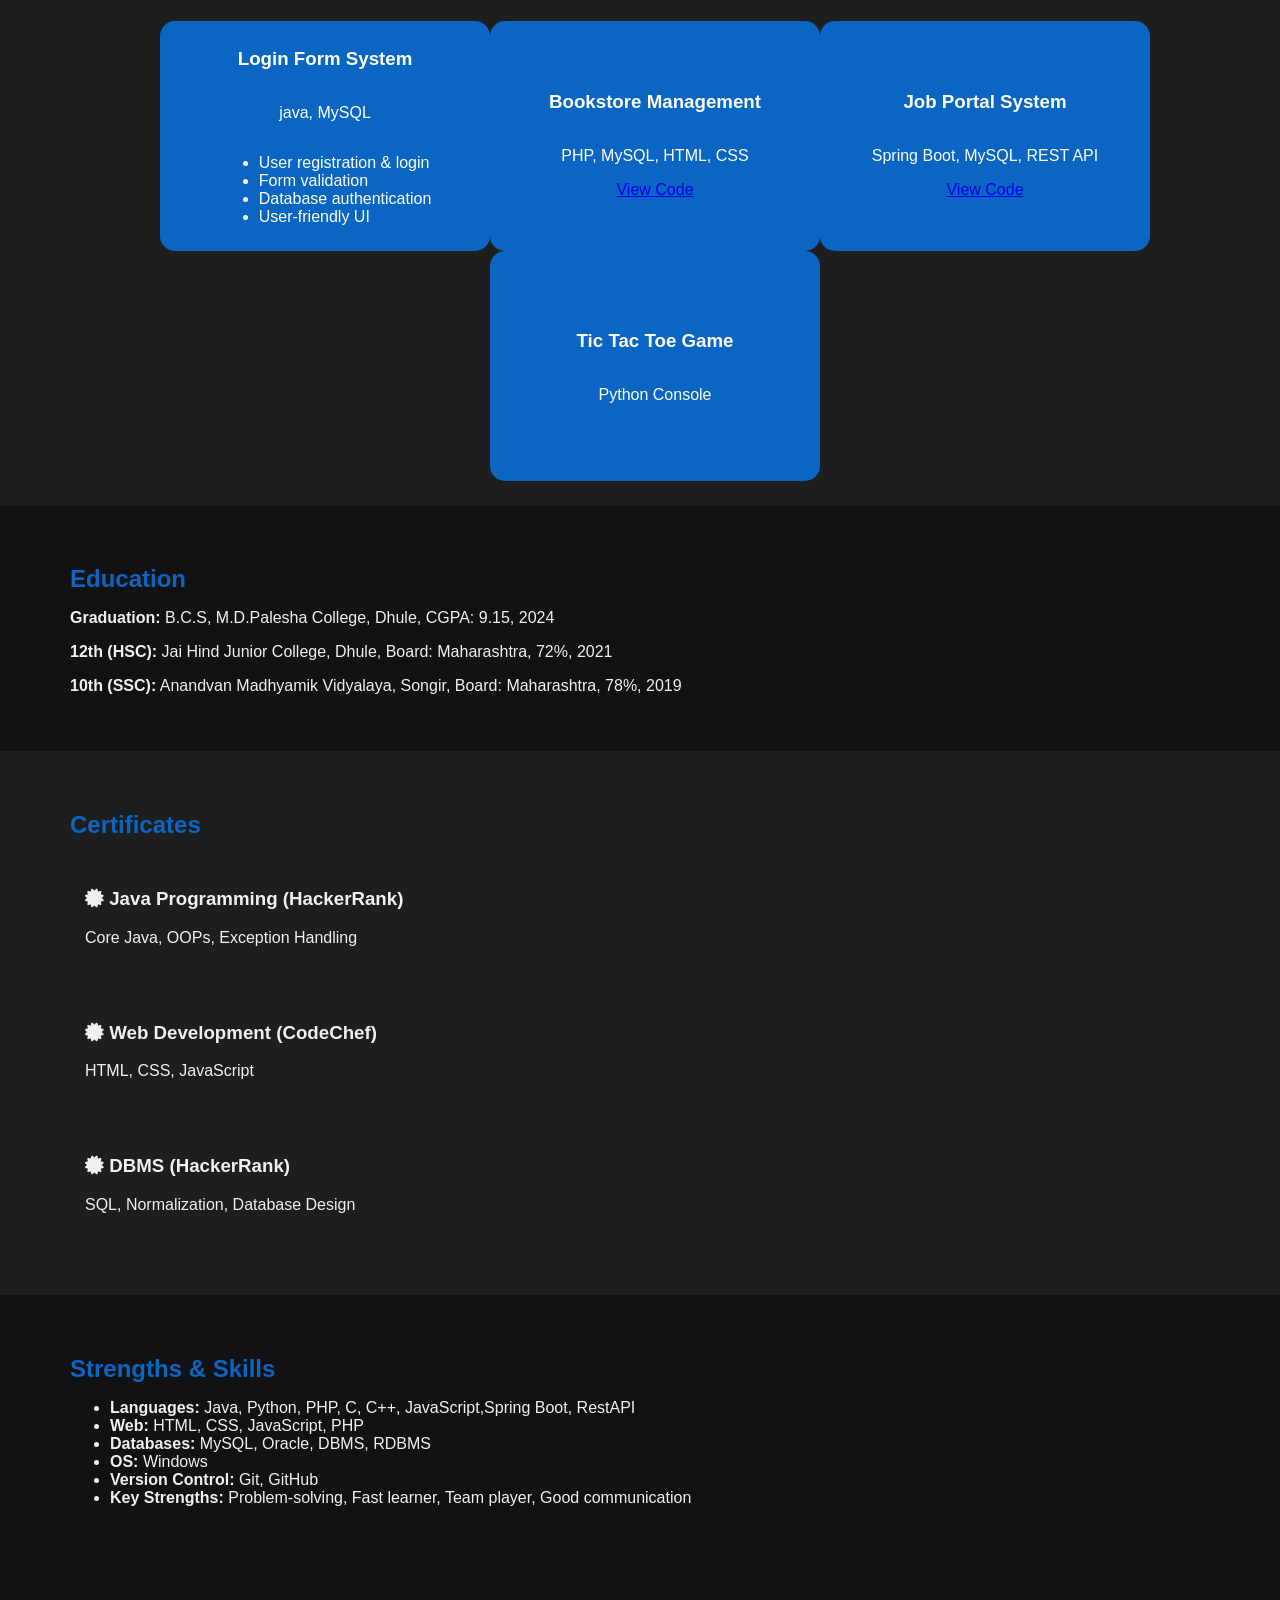
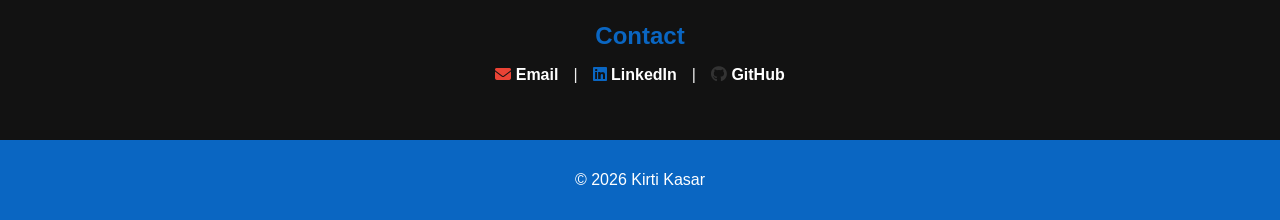
<file: Portfolio.html>
<!DOCTYPE html>
<html lang="en">
<head>

    <meta name="viewport" content="width=device-width, initial-scale=1.0">
    <title>Kirti Kasar | Software Developer Portfolio</title>
    <link rel="stylesheet" href="style.css">
    <link rel="stylesheet" href="https://cdnjs.cloudflare.com/ajax/libs/font-awesome/6.4.0/css/all.min.css">
</head>
<body>

<!-- HERO SECTION -->
<header class="hero">
    <div class="card-3d">
        <img src="ChatGPT Image May 4, 2026, 05_03_59 PM.png" alt="Kirti Kasar" class="profile-img">
        <h1>Kirti Kasar</h1>
        <h2>Software Developer</h2>

        <p>
            Passionate Java Full Stack Developer skilled in building web applications 
            using Spring Boot, MySQL, and modern frontend technologies.
        </p>

        <!-- Buttons -->
        <div class="hero-buttons">
            <a href="KirtiResume (2).pdf" class="btn" target="_blank">Download Resume</a>
            <a href="https://www.linkedin.com/in/kirti-kasar-bb7525291?utm_source=share_via&utm_content=profile&utm_medium=member_android" class="btn linkedin" target="_blank">LinkedIn</a>
        </div>
    </div>
</header>
<section class="section light">
    <h2>Resume</h2>
    <p>You can download my resume to know more about my skills, projects, and education.</p>

    <a href="kirtiResume-compressed (1).pdf (3) (2)" class="btn" target="_blank">
        <i class="fas fa-download"></i> Download Resume
    </a>
</section>

<!-- ABOUT ME -->
<section class="section">
    <h2>About Me</h2>
    <p>
        I am a fresher software developer currently pursuing a Java Full Stack course.
        Passionate about programming, web development, and building real-world applications.
        I enjoy problem-solving and learning new technologies to enhance my skills.
    </p>
</section>

<!-- CAREER OBJECTIVE -->
<section class="section light">
    <h2>Career Objective</h2>
    <p>
        To start my career as a software developer, utilize my technical knowledge,
        improve my Java Full Stack skills, and contribute to organizational growth.
    </p>
</section>

<!-- TECHNICAL SKILLS -->
<section class="section">
    <h2>Technical Skills</h2>
    <div class="skills">
        <span>Java</span>
        <span>Python</span>
        <span>C</span>
        <span>C++</span>
        <span>PHP</span>
        <span>HTML</span>
        <span>CSS</span>
        <span>JavaScript</span>
        <span>MySQL</span>
        <span>Git & GitHub</span>
        <span>JDBC</span>
        <span>Hibernate</span>
        <span>Spring Boot</span>
    </div>
</section>

<!-- PROJECTS (3D FLIP CARDS) -->
<section class="section light">
    <h2>Projects</h2>
    <div class="project-3d-container">
        <!-- Project 1 -->
        <div class="flip-card">
            <div class="flip-card-inner">
                <div class="flip-card-front">
                    <h3>Login Form System</h3>
                    <p>java, MySQL</p>
                      
                    <ul>
                        <li>User registration & login</li>
                        <li>Form validation</li>
                        <li>Database authentication</li>
                        <li>User-friendly UI</li>
                    </ul>
                </div>
            </div>
        </div>

        <!-- Project 2 -->
        <div class="flip-card">
            <div class="flip-card-inner">
                <div class="flip-card-front">
                    <h3>Bookstore Management</h3>
                    <p>PHP, MySQL, HTML, CSS</p>
                    <a href="https://github.com/kasarkirti14-blip/Bookstore_Management_System" target="_blank">View Code</a>
                </div>
                <div class="flip-card-back">
                    <ul>
                        <li>Manage books & customers</li>
                        <li>CRUD operations</li>
                        <li>Database-driven</li>
                    </ul>
                </div>
            </div>
        </div>
        <div class="flip-card">
    <div class="flip-card-inner">
        <div class="flip-card-front">
            <h3>Job Portal System</h3>
            <p>Spring Boot, MySQL, REST API</p>
            <a href="https://github.com/kasarkirti14-blip/JobPortal-SpringBoot" target="_blank">View Code</a>
        </div>
        <div class="flip-card-back">
            <ul>
                <li>User registration & login</li>
                <li>Job posting & application</li>
                <li>CRUD operations (jobs & users)</li>
                <li>REST API integration</li>
            </ul>
        </div>
    </div>
</div>
        <!-- Project 3 -->
        <div class="flip-card">
            <div class="flip-card-inner">
                <div class="flip-card-front">
                    <h3>Tic Tac Toe Game</h3>
                    <p>Python Console</p>
                </div>
                <div class="flip-card-back">
                    <ul>
                        <li>Text-based game</li>
                        <li>Loops, conditions & lists</li>
                        <li>Winner & draw logic</li>
                    </ul>
                </div>
            </div>
        </div>
    </div>
</section>

<!-- EDUCATION -->
<section class="section">
    <h2>Education</h2>
    <div class="education">
        <p><strong>Graduation:</strong> B.C.S, M.D.Palesha College, Dhule, CGPA: 9.15, 2024</p>
        <p><strong>12th (HSC):</strong> Jai Hind Junior College, Dhule, Board: Maharashtra, 72%, 2021</p>
        <p><strong>10th (SSC):</strong> Anandvan Madhyamik Vidyalaya, Songir, Board: Maharashtra, 78%, 2019</p>
    </div>
</section>

<!-- CERTIFICATES -->
<section class="section light">
    <h2>Certificates</h2>
    <div class="certificate">
        <h3><i class="fas fa-certificate"></i> Java Programming (HackerRank)</h3>
        <p>Core Java, OOPs, Exception Handling</p>
    </div>
    <div class="certificate">
        <h3><i class="fas fa-certificate"></i> Web Development (CodeChef)</h3>
        <p>HTML, CSS, JavaScript</p>
    </div>
    <div class="certificate">
        <h3><i class="fas fa-certificate"></i> DBMS (HackerRank)</h3>
        <p>SQL, Normalization, Database Design</p>
    </div>
</section>

<!-- STRENGTHS & SKILLS -->
<section class="section">
    <h2>Strengths & Skills</h2>
    <ul>
        <li><strong>Languages:</strong> Java, Python, PHP, C, C++, JavaScript,Spring Boot, RestAPI</li>
        <li><strong>Web:</strong> HTML, CSS, JavaScript, PHP</li>
        <li><strong>Databases:</strong> MySQL, Oracle, DBMS, RDBMS</li>
        <li><strong>OS:</strong> Windows</li>
        <li><strong>Version Control:</strong> Git, GitHub</li>
        <li><strong>Key Strengths:</strong> Problem-solving, Fast learner, Team player, Good communication</li>
    </ul>
</section>

<!-- CONTACT -->
<section class="section contact">
    <h2>Contact</h2>
    <p>
        <a href="mailto:kasarkirti14@gmail.com"><i class="fas fa-envelope" style="color:#EA4335;"></i> Email</a> |
        <a href="https://www.linkedin.com/in/kirti-kasar-bb7525291" target="_blank"><i class="fab fa-linkedin" style="color:#0A66C2;"></i> LinkedIn</a> |
        <a href="https://github.com/kasarkirti14-blip" target="_blank"><i class="fab fa-github" style="color:#333;"></i> GitHub</a>
    </p>
</section>

<footer>
    <p>© 2026 Kirti Kasar</p>
</footer>
</body>
</html>
</file>
<file: style.css>
/* RESET */
body {
    margin: 0;
    font-family: 'Segoe UI', sans-serif;
    background-color: #121212;
    color: #f0f0f0;
}

/* HERO */
.hero {
    display: flex;
    justify-content: center;
    align-items: center;
    height: 80vh;
    background: linear-gradient(135deg, #0a66c2, #004182);
    color: white;
}

.card-3d {
    background: rgba(0,0,0,0.6);
    padding: 40px;
    border-radius: 20px;
    text-align: center;
    transition: 0.5s;
}

.card-3d:hover {
    transform: scale(1.05);
}

/* PROFILE IMAGE */
.profile-img {
    width: 140px;
    height: 140px;
    border-radius: 50%;
    margin-bottom: 15px;
    border: 3px solid white;
}

/* BUTTONS */
.hero-buttons {
    margin-top: 15px;
}

.btn {
    display: inline-block;
    margin: 5px;
    padding: 10px 18px;
    background: #0a66c2;
    color: white;
    border-radius: 6px;
    text-decoration: none;
    font-size: 14px;
    transition: 0.3s;
}

.btn:hover {
    background: #004182;
}

.linkedin {
    background: #0A66C2;
}

/* SECTIONS */
.section {
    padding: 40px 70px;
}

.section.light {
    background-color: #1e1e1e;
}

.section h2 {
    color: #0a66c2;
    margin-bottom: 15px;
}

/* SKILLS */
.skills span {
    display: inline-block;
    background: #0a66c2;
    color: white;
    padding: 8px 15px;
    margin: 5px;
    border-radius: 20px;
    font-size: 14px;
}

/* PROJECT CARDS */
.project-3d-container {
    display: flex;
    flex-wrap: wrap;
    justify-content: center;
}

.flip-card {
    width: 300px;
    height: 200px;
    margin: 15px;
    perspective: 1000px;
}

.flip-card-inner {
    width: 100%;
    height: 100%;
    position: relative;
    transform-style: preserve-3d;
    transition: 0.8s;
}

.flip-card:hover .flip-card-inner {
    transform: rotateY(180deg);
}

.flip-card-front,
.flip-card-back {
    position: absolute;
    width: 100%;
    height: 100%;
    border-radius: 15px;
    display: flex;
    flex-direction: column;
    justify-content: center;
    align-items: center;
    backface-visibility: hidden;
    padding: 15px;
}

.flip-card-front {
    background: #0a66c2;
    color: white;
}

.flip-card-back {
    background: #1e1e1e;
    transform: rotateY(180deg);
}

/* CERTIFICATE */
.certificate {
    background-color: #1e1e1e;
    margin: 10px 0;
    padding: 15px;
    border-radius: 10px;
}

/* CONTACT SECTION (FIXED CENTER) */
.contact {
    text-align: center;
}

.contact p {
    display: flex;
    justify-content: center;
    align-items: center;
    flex-wrap: wrap;
    gap: 15px;
}

.contact a {
    text-decoration: none;
    font-weight: bold;
    color: white;
}

/* FOOTER */
footer {
    text-align: center;
    padding: 15px;
    background-color: #0a66c2;
    color: white;
}

/* ================= RESPONSIVE ================= */

/* Tablet */
@media (max-width: 1024px) {
    .section {
        padding: 30px 40px;
    }

    .hero {
        height: auto;
        padding: 40px 20px;
    }
}

/* Mobile */
@media (max-width: 768px) {

    .hero {
        flex-direction: column;
        height: auto;
        padding: 30px 15px;
    }

    .card-3d {
        width: 90%;
        padding: 20px;
    }

    .profile-img {
        width: 100px;
        height: 100px;
    }

    .section {
        padding: 25px 15px;
    }

    .skills span {
        font-size: 12px;
        padding: 6px 10px;
    }

    .project-3d-container {
        flex-direction: column;
        align-items: center;
    }

    .flip-card {
        width: 90%;
        height: 180px;
    }

    .contact p {
        flex-direction: column;
    }
}

/* Small Mobile */
@media (max-width: 480px) {
    h1 { font-size: 22px; }
    h2 { font-size: 18px; }
    p { font-size: 14px; }
}
</file>
